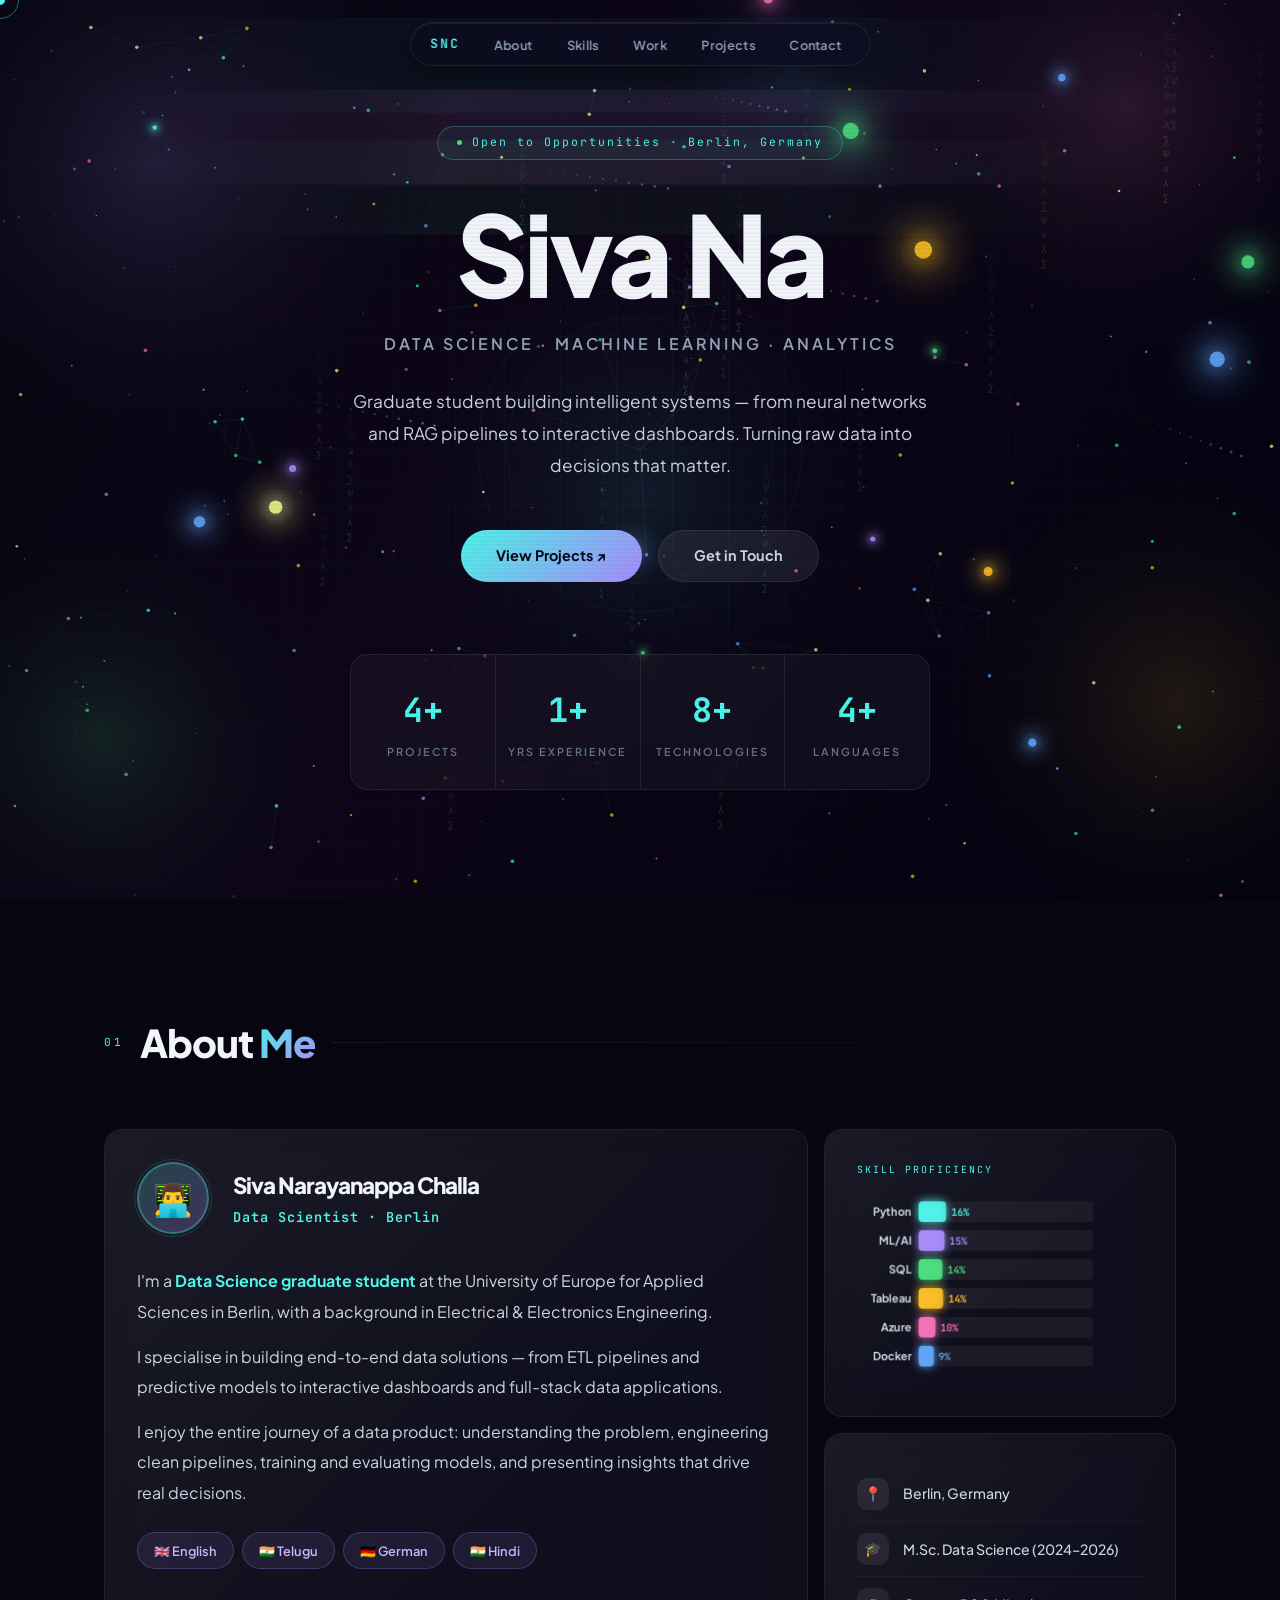
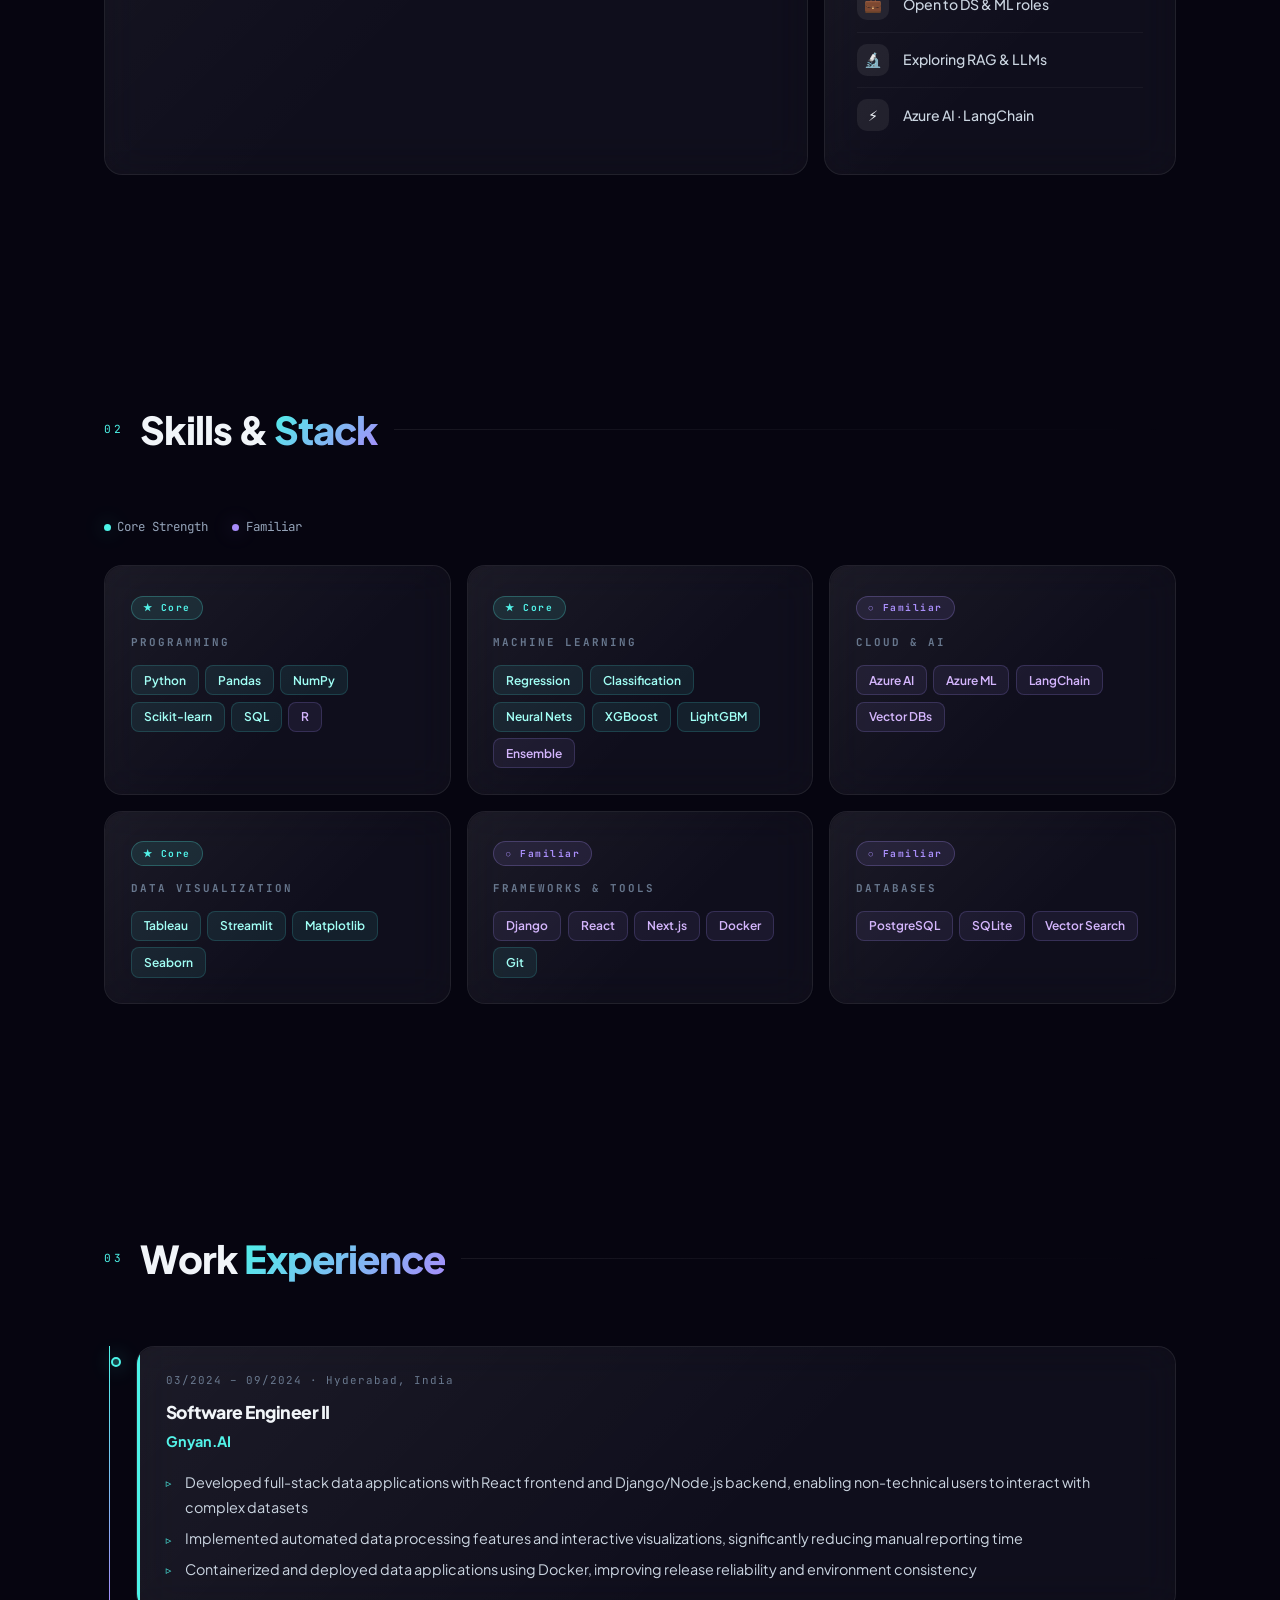
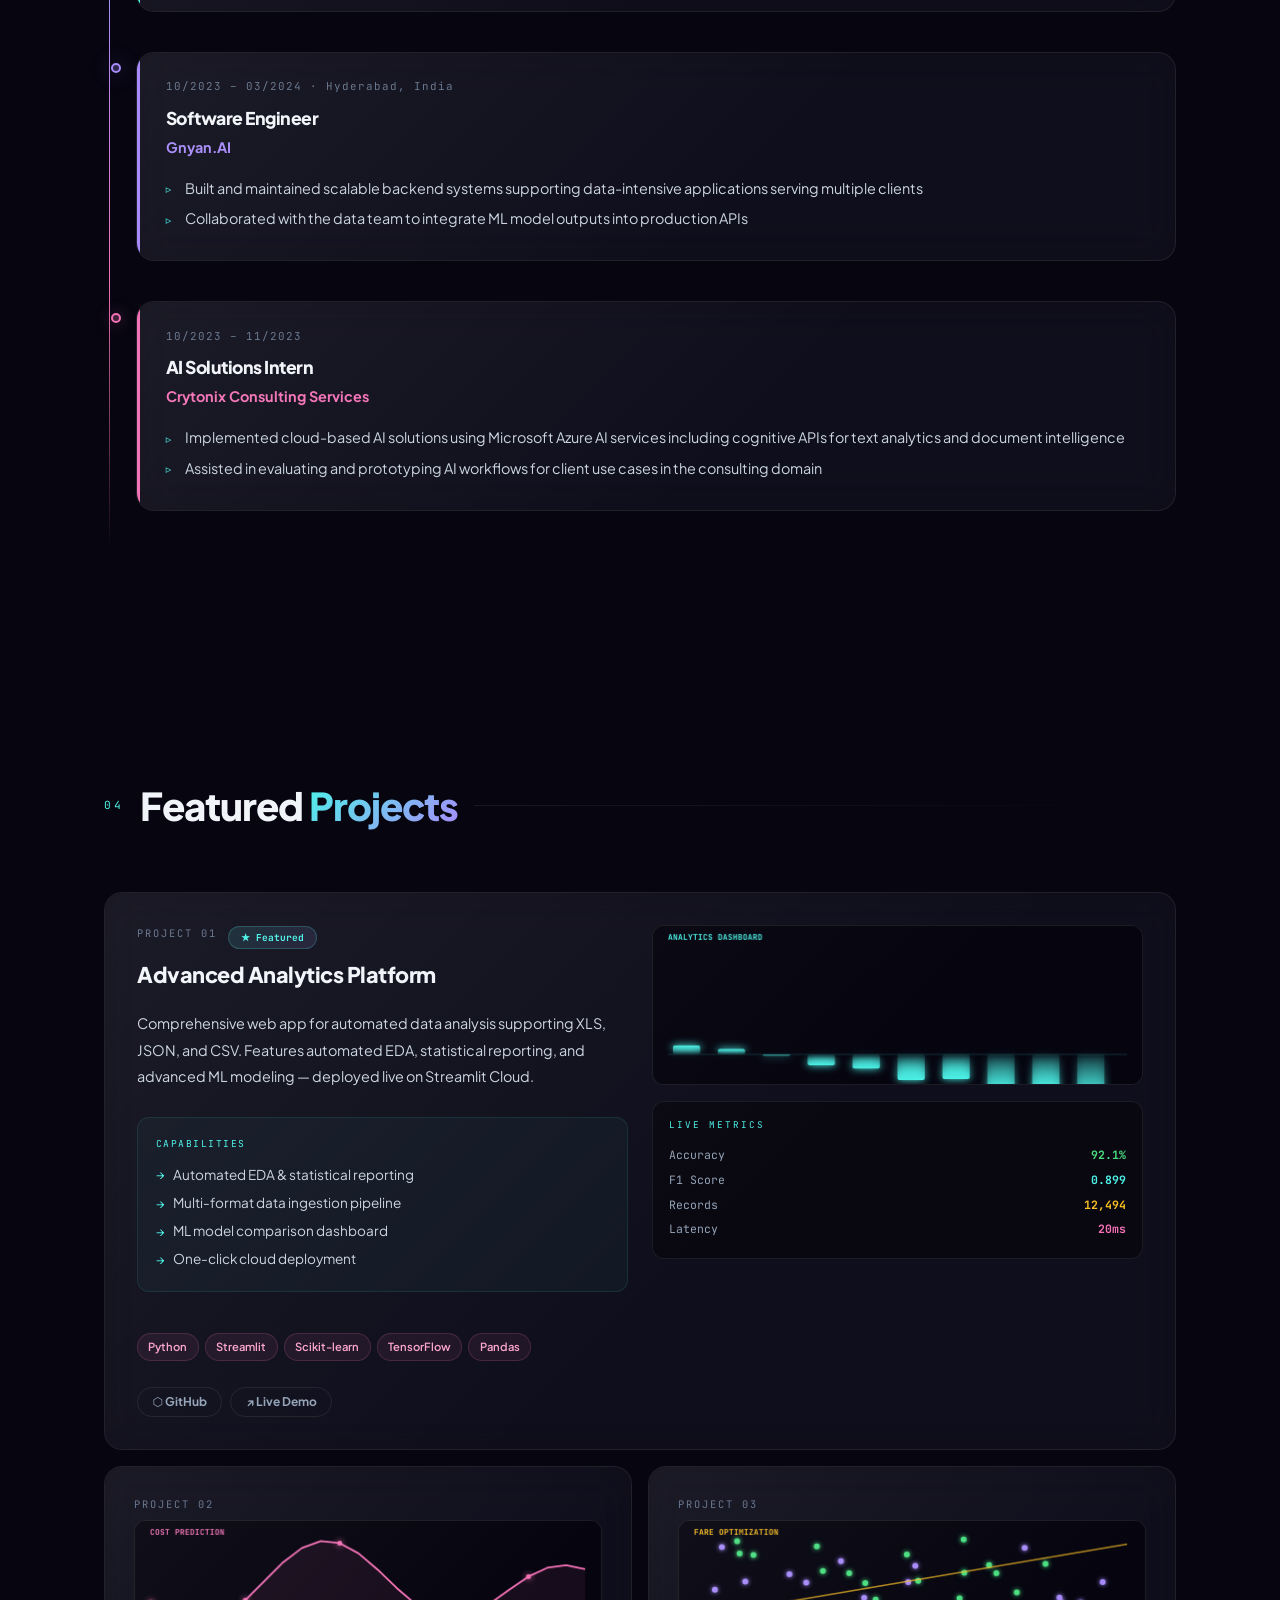
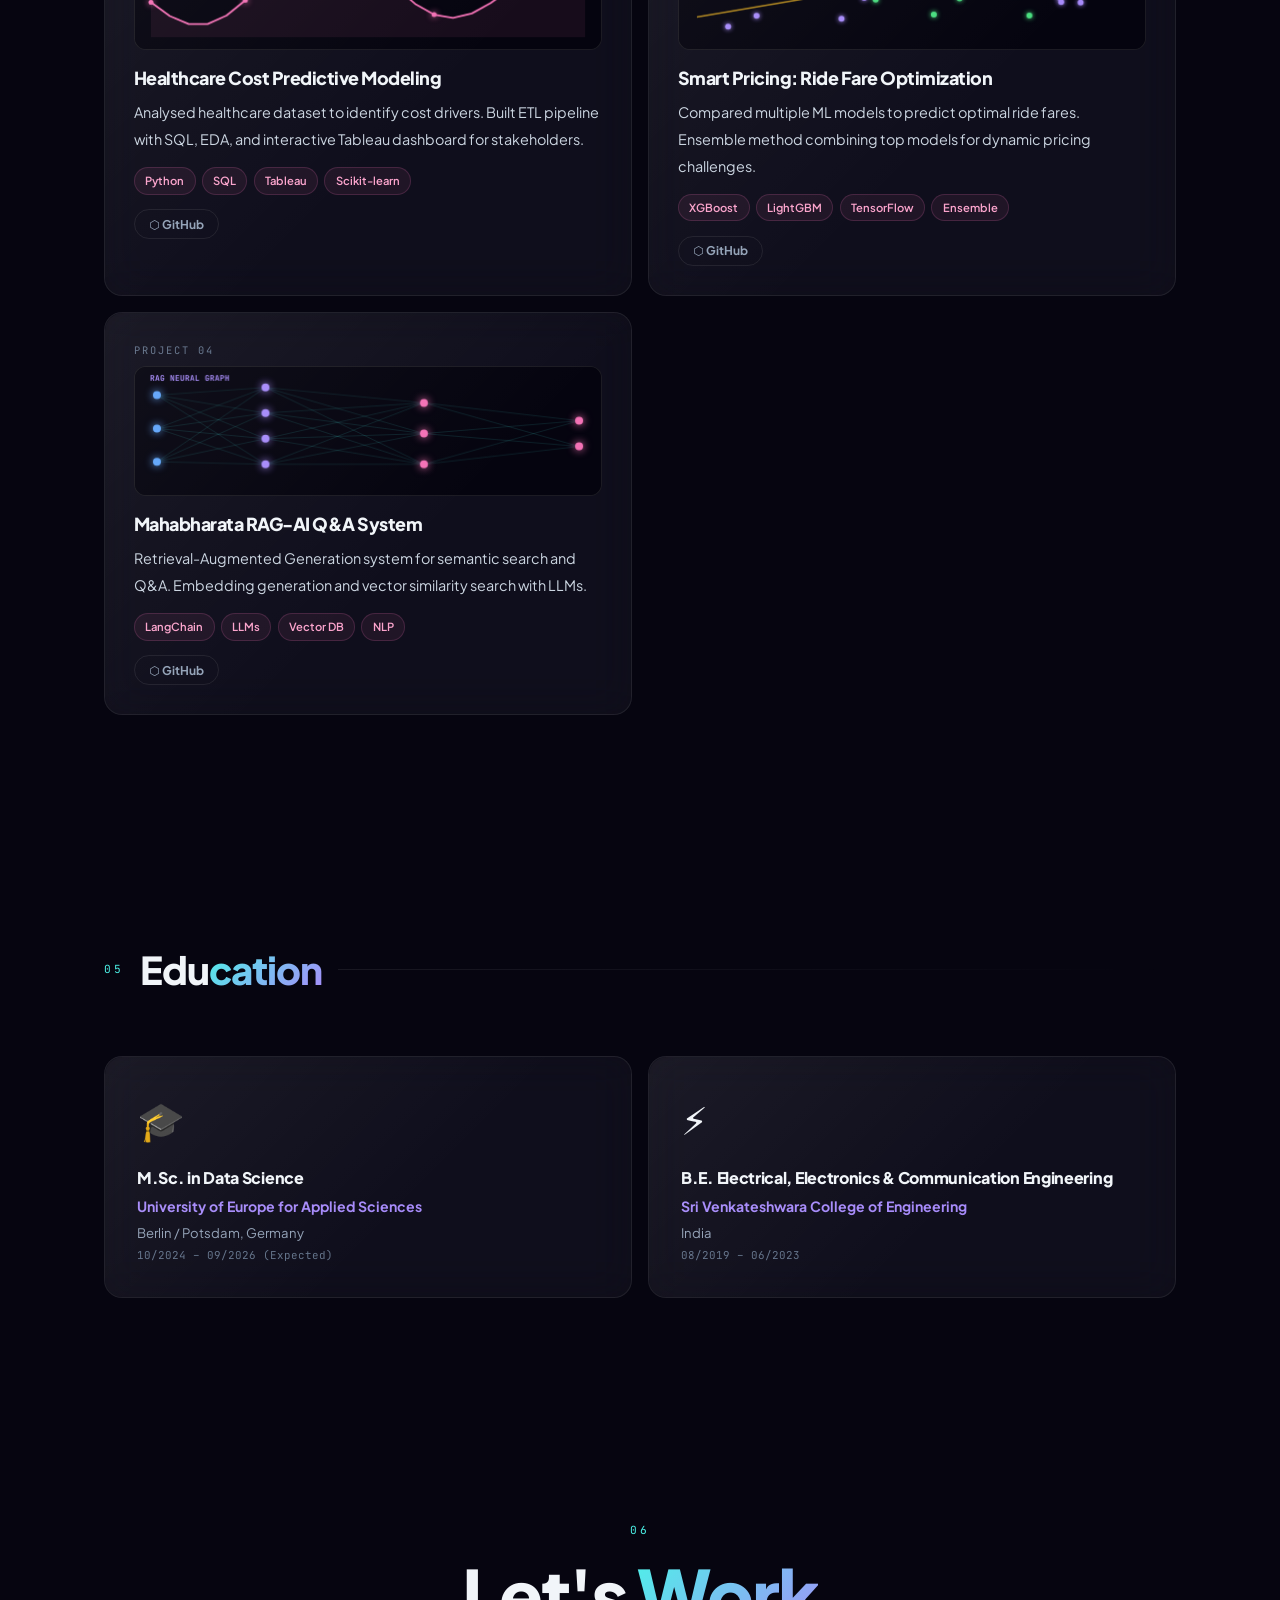
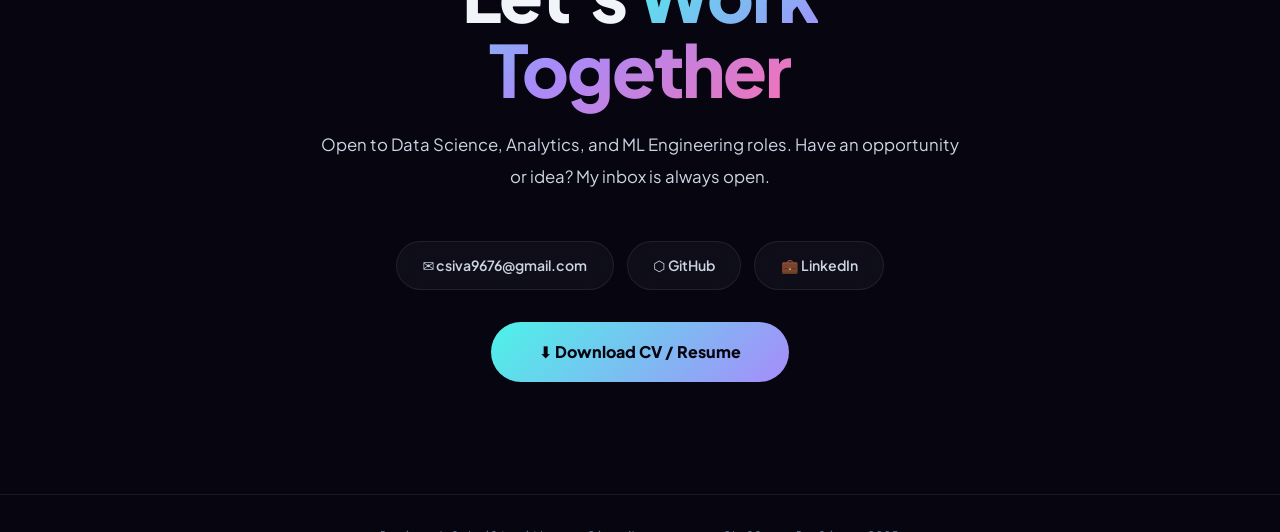
<file: index.html>
<!DOCTYPE html>
<html lang="en">
<head>
<meta charset="UTF-8"/>
<meta name="viewport" content="width=device-width, initial-scale=1.0"/>
<title>Siva Narayanappa Challa · Data Scientist</title>
<style>
@import url('https://fonts.googleapis.com/css2?family=Plus+Jakarta+Sans:wght@300;400;500;600;700;800;900&family=JetBrains+Mono:wght@400;500;700&display=swap');

/* ════════════════════════════════════════════
   DESIGN TOKENS — ui-ux-pro-max palette
   Style: Glassmorphism + Dark Mode + Bento Grid
   Palette: "Cosmic Violet" + "Cyber Teal"
   Typography: Plus Jakarta Sans + JetBrains Mono
════════════════════════════════════════════ */
:root {
  --bg:         #060510;
  --bg2:        #0d0b1e;
  --surface:    rgba(255,255,255,0.04);
  --surface2:   rgba(255,255,255,0.07);
  --glass:      rgba(13,11,30,0.6);
  --border:     rgba(255,255,255,0.08);
  --border-hl:  rgba(99,179,237,0.3);

  --cyan:   #4cf3e8;
  --violet: #a78bfa;
  --pink:   #f472b6;
  --green:  #4ade80;
  --amber:  #fbbf24;
  --blue:   #60a5fa;

  --text-1: #f1f5f9;
  --text-2: #cbd5e1;
  --text-3: #94a3b8;
  --text-4: #64748b;

  --radius-sm: 12px;
  --radius:    18px;
  --radius-lg: 24px;
  --radius-xl: 32px;

  --shadow: 0 8px 32px rgba(0,0,0,0.5);
  --shadow-hl: 0 0 40px rgba(76,243,232,0.12);
  --glow-cyan: 0 0 20px rgba(76,243,232,0.4);
  --glow-violet: 0 0 20px rgba(167,139,250,0.4);
}

*, *::before, *::after { margin:0; padding:0; box-sizing:border-box; }
html { scroll-behavior: auto; }
body {
  background: var(--bg);
  color: var(--text-1);
  font-family: 'Plus Jakarta Sans', system-ui, sans-serif;
  font-size: 16px;
  line-height: 1.6;
  overflow-x: hidden;
  cursor: none;
}

/* ── CUSTOM CURSOR ── */
#cursor { position:fixed; width:10px; height:10px; background:var(--cyan); border-radius:50%; pointer-events:none; z-index:9999; transform:translate(-50%,-50%); mix-blend-mode:screen; transition:width .2s,height .2s,background .2s; }
#cursor-trail { position:fixed; width:38px; height:38px; border:1.5px solid rgba(76,243,232,0.4); border-radius:50%; pointer-events:none; z-index:9998; transform:translate(-50%,-50%); transition:width .3s,height .3s; }
body.hov #cursor { width:22px; height:22px; background:var(--pink); }
body.hov #cursor-trail { width:62px; height:62px; border-color:rgba(244,114,182,0.35); }

/* ── LOADER ── */
#loader { position:fixed; inset:0; z-index:10000; background:var(--bg); display:flex; align-items:center; justify-content:center; flex-direction:column; gap:2rem; }
#loader.out { animation: loaderFade .8s ease forwards; }
@keyframes loaderFade { to { opacity:0; pointer-events:none; } }
#loaderCvs { position:absolute; inset:0; }
.ld-inner { position:relative; z-index:2; text-align:center; display:flex; flex-direction:column; align-items:center; gap:1.2rem; }
.ld-logo { font-size:3.8rem; font-weight:900; letter-spacing:-3px; background: linear-gradient(135deg, var(--cyan), var(--violet), var(--pink)); -webkit-background-clip:text; -webkit-text-fill-color:transparent; background-clip:text; animation: logoGlow 2s ease infinite alternate; }
@keyframes logoGlow { from { filter:drop-shadow(0 0 12px rgba(76,243,232,.5)); } to { filter:drop-shadow(0 0 28px rgba(167,139,250,.7)); } }
.ld-track { width:200px; height:2px; background:rgba(255,255,255,.06); border-radius:2px; overflow:hidden; }
.ld-bar { height:100%; background:linear-gradient(90deg,var(--cyan),var(--violet),var(--pink)); width:0; animation:ldBar 2.3s cubic-bezier(.4,0,.2,1) forwards; }
@keyframes ldBar { to { width:100%; } }
.ld-msg { font-family:'JetBrains Mono',monospace; font-size:.7rem; color:var(--cyan); letter-spacing:3px; text-transform:uppercase; }

/* ── BG ── */
#bgCvs { position:fixed; inset:0; z-index:0; pointer-events:none; }

/* ── SCANLINES ── */
body::after { content:''; position:fixed; inset:0; background:repeating-linear-gradient(0deg,transparent,transparent 2px,rgba(0,0,0,.03) 2px,rgba(0,0,0,.03) 4px); pointer-events:none; z-index:3; }

/* ── NAV — Floating Pill ── */
nav {
  position: fixed; top:1.4rem; left:50%; transform:translateX(-50%);
  z-index: 100;
  display: flex; align-items:center; gap:.5rem;
  background: rgba(13,11,30,0.75);
  backdrop-filter: blur(30px) saturate(1.5);
  border: 1px solid var(--border);
  border-radius: 999px;
  padding: .5rem .7rem .5rem 1.2rem;
  box-shadow: var(--shadow), inset 0 1px 0 rgba(255,255,255,.06);
  transition: transform .4s cubic-bezier(.16,1,.3,1), opacity .3s;
}
nav.hide { transform:translateX(-50%) translateY(-110px); }
.nav-brand { font-family:'JetBrains Mono',monospace; font-size:.8rem; font-weight:700; color:var(--cyan); letter-spacing:2px; margin-right:.6rem; }
.nav-links { display:flex; list-style:none; gap:.15rem; }
.nav-links a { color:var(--text-3); text-decoration:none; font-size:.78rem; font-weight:600; letter-spacing:.3px; padding:.45rem 1rem; border-radius:999px; transition:all .25s; }
.nav-links a:hover, .nav-links a.active { color:var(--cyan); background:rgba(76,243,232,.09); }
@media(max-width:640px){ .nav-brand{display:none;} .nav-links a{font-size:.7rem;padding:.4rem .6rem;} }

/* ── LAYOUT ── */
section { position:relative; z-index:2; }
.wrap { max-width:1120px; margin:0 auto; padding:7rem 1.5rem; }
.section-head { display:flex; align-items:center; gap:1rem; margin-bottom:3.5rem; }
.s-num { font-family:'JetBrains Mono',monospace; font-size:.7rem; color:var(--cyan); letter-spacing:3px; }
.s-title { font-size:clamp(1.8rem,3vw,2.4rem); font-weight:800; color:var(--text-1); letter-spacing:-1px; }
.s-title span { background:linear-gradient(135deg,var(--cyan),var(--violet)); -webkit-background-clip:text; -webkit-text-fill-color:transparent; background-clip:text; }
.s-line { flex:1; height:1px; background:linear-gradient(90deg,var(--border),transparent); }

/* ── GLASS CARD BASE ── */
.glass {
  background: var(--surface);
  backdrop-filter: blur(20px) saturate(1.3);
  border: 1px solid var(--border);
  border-radius: var(--radius);
  position: relative;
  overflow: hidden;
  transition: all .35s cubic-bezier(.16,1,.3,1);
}
.glass::before {
  content:''; position:absolute; inset:0; border-radius:inherit;
  background:linear-gradient(135deg,rgba(255,255,255,.05) 0%,rgba(255,255,255,0) 60%);
  pointer-events:none;
}
.glass:hover { border-color:rgba(76,243,232,.2); box-shadow: var(--shadow), var(--shadow-hl); transform:translateY(-4px); }

/* ── HERO ── */
#hero { min-height:100vh; display:flex; align-items:center; justify-content:center; text-align:center; padding:5rem 1.5rem 4rem; overflow:hidden; }
.hero-grid-overlay { position:absolute; inset:0; background-image:linear-gradient(rgba(76,243,232,.04) 1px,transparent 1px),linear-gradient(90deg,rgba(76,243,232,.04) 1px,transparent 1px); background-size:56px 56px; mask-image:radial-gradient(ellipse 75% 70% at 50% 50%,black,transparent); pointer-events:none; animation:gridPulse 5s ease infinite; }
@keyframes gridPulse { 0%,100%{opacity:.5;} 50%{opacity:1;} }
.hero-inner { max-width:900px; position:relative; z-index:1; }
.hero-badge {
  display:inline-flex; align-items:center; gap:.6rem;
  font-family:'JetBrains Mono',monospace; font-size:.72rem;
  color:var(--cyan); border:1px solid rgba(76,243,232,.25);
  padding:.42rem 1.2rem; border-radius:999px; letter-spacing:2px;
  margin-bottom:2.5rem; background:rgba(76,243,232,.05);
  animation:fadeUp .7s ease both;
}
.badge-dot { width:5px; height:5px; background:var(--green); border-radius:50%; animation:dotPulse 2s infinite; }
@keyframes dotPulse { 0%,100%{box-shadow:0 0 0 0 rgba(74,222,128,.7);} 50%{box-shadow:0 0 0 7px rgba(74,222,128,0);} }
.hero-name { font-size:clamp(3rem,9vw,7rem); font-weight:900; line-height:.95; letter-spacing:-4px; animation:fadeUp .7s .08s ease both; }
.hero-name .n1 { display:block; color:var(--text-1); }
.hero-name .n2 { display:block; background:linear-gradient(135deg,var(--cyan) 0%,var(--violet) 45%,var(--pink) 100%); -webkit-background-clip:text; -webkit-text-fill-color:transparent; background-clip:text; filter:drop-shadow(0 0 30px rgba(167,139,250,.25)); }
.hero-sub { font-size:clamp(.85rem,1.8vw,1rem); color:var(--text-3); margin:1.6rem 0 1.8rem; letter-spacing:3px; text-transform:uppercase; font-weight:600; animation:fadeUp .7s .16s ease both; }
.hero-bio { font-size:1.08rem; color:var(--text-2); line-height:1.85; max-width:580px; margin:0 auto 3rem; font-weight:400; animation:fadeUp .7s .24s ease both; }
.hero-cta { display:flex; gap:1rem; justify-content:center; flex-wrap:wrap; animation:fadeUp .7s .32s ease both; }
.btn { display:inline-flex; align-items:center; gap:.5rem; padding:.85rem 2.2rem; border-radius:999px; font-size:.9rem; font-weight:700; cursor:pointer; text-decoration:none; transition:all .3s; border:none; font-family:inherit; position:relative; overflow:hidden; }
.btn::after { content:''; position:absolute; inset:0; background:linear-gradient(135deg,rgba(255,255,255,.15),transparent); opacity:0; transition:opacity .3s; }
.btn:hover::after { opacity:1; }
.btn-primary { background:linear-gradient(135deg,var(--cyan),var(--violet)); color:#06050f; }
.btn-primary:hover { transform:translateY(-3px); box-shadow:0 12px 36px rgba(76,243,232,.3); }
.btn-ghost { background:var(--surface2); border:1px solid var(--border); color:var(--text-2); backdrop-filter:blur(10px); }
.btn-ghost:hover { border-color:rgba(76,243,232,.3); color:var(--cyan); transform:translateY(-3px); }
.btn-shine::before { content:''; position:absolute; top:-50%;left:-60%;width:35px;height:200%;background:rgba(255,255,255,.2);transform:skewX(-20deg);transition:left .6s; }
.btn-shine:hover::before { left:130%; }
/* stats row */
.hero-stats { display:flex; margin-top:4.5rem; animation:fadeUp .7s .4s ease both; border:1px solid var(--border); border-radius:var(--radius); overflow:hidden; background:var(--surface); backdrop-filter:blur(20px); }
.h-stat { text-align:center; padding:1.8rem 0; border-right:1px solid var(--border); flex:1; transition:background .3s; }
.h-stat:hover { background:rgba(76,243,232,.04); }
.h-stat:last-child { border-right:none; }
.h-num { font-family:'JetBrains Mono',monospace; font-size:2.1rem; font-weight:700; color:var(--cyan); }
.h-lbl { font-size:.68rem; color:var(--text-4); letter-spacing:2px; text-transform:uppercase; margin-top:.35rem; font-weight:600; }

/* ── BENTO GRID — ABOUT ── */
.bento { display:grid; gap:1rem; }
.bento-about { grid-template-columns:2fr 1fr; grid-template-rows:auto auto; }
@media(max-width:768px){ .bento-about{grid-template-columns:1fr;} }
.bento-cell { padding:2rem; }
.bento-main { grid-row:span 2; }
.about-avatar { display:flex; align-items:center; gap:1.5rem; margin-bottom:2rem; }
.avatar-circle { width:72px; height:72px; border-radius:50%; background:linear-gradient(135deg,rgba(76,243,232,.2),rgba(167,139,250,.25)); border:2px solid rgba(76,243,232,.3); display:flex; align-items:center; justify-content:center; font-size:2rem; position:relative; flex-shrink:0; }
.avatar-circle::after { content:''; position:absolute; inset:-5px; border-radius:50%; border:1px solid rgba(76,243,232,.15); animation:avatarRing 6s linear infinite; }
@keyframes avatarRing { to{transform:rotate(360deg);} }
.about-name-blk .name { font-size:1.4rem; font-weight:800; color:var(--text-1); letter-spacing:-1px; }
.about-name-blk .role { font-size:.85rem; color:var(--cyan); font-weight:600; margin-top:.2rem; font-family:'JetBrains Mono',monospace; letter-spacing:1px; }
.about-body { font-size:1rem; color:var(--text-2); line-height:1.9; }
.about-body p+p { margin-top:.9rem; }
.about-body strong { color:var(--cyan); font-weight:700; }
.lang-row { display:flex; flex-wrap:wrap; gap:.5rem; margin-top:1.5rem; }
.lang-chip { font-size:.8rem; font-weight:600; padding:.35rem 1rem; border-radius:999px; background:rgba(167,139,250,.1); border:1px solid rgba(167,139,250,.25); color:#c4b5fd; transition:all .25s; }
.lang-chip:hover { background:rgba(167,139,250,.2); transform:translateY(-2px); }
/* status card */
.status-list { display:flex; flex-direction:column; }
.s-row { display:flex; align-items:center; gap:.9rem; padding:.7rem 0; border-bottom:1px solid rgba(255,255,255,.04); }
.s-row:last-child { border-bottom:none; }
.s-icon { width:32px; height:32px; border-radius:10px; background:var(--surface2); display:flex; align-items:center; justify-content:center; font-size:.9rem; flex-shrink:0; }
.s-text { font-size:.88rem; color:var(--text-2); font-weight:500; }

/* ── SKILL CHART CELL ── */
.chart-cell { min-height:200px; }
.chart-label { font-family:'JetBrains Mono',monospace; font-size:.62rem; color:var(--cyan); letter-spacing:2px; text-transform:uppercase; margin-bottom:.8rem; }

/* ── SKILLS GRID — Bento ── */
.skills-bento { grid-template-columns:repeat(3,1fr); }
@media(max-width:900px){ .skills-bento{grid-template-columns:repeat(2,1fr);} }
@media(max-width:560px){ .skills-bento{grid-template-columns:1fr;} }
.skill-card { padding:1.6rem; cursor:default; }
.skill-card::after { content:''; position:absolute; inset:0; background:radial-gradient(circle at var(--mx,50%) var(--my,50%),rgba(76,243,232,.07),transparent 55%); opacity:0; transition:opacity .4s; }
.skill-card:hover::after { opacity:1; }
.skill-badge { display:inline-flex; align-items:center; gap:.35rem; font-family:'JetBrains Mono',monospace; font-size:.6rem; letter-spacing:1.5px; padding:.22rem .7rem; border-radius:999px; margin-bottom:.9rem; font-weight:700; }
.b-core { background:rgba(76,243,232,.1); color:var(--cyan); border:1px solid rgba(76,243,232,.25); }
.b-fam { background:rgba(167,139,250,.1); color:var(--violet); border:1px solid rgba(167,139,250,.25); }
.skill-cat { font-size:.68rem; letter-spacing:2px; text-transform:uppercase; color:var(--text-4); margin-bottom:.85rem; font-family:'JetBrains Mono',monospace; font-weight:700; }
.tag-wrap { display:flex; flex-wrap:wrap; gap:.4rem; }
.tag { font-size:.75rem; font-weight:600; padding:.28rem .75rem; border-radius:.5rem; transition:all .25s; }
.t-core { background:rgba(76,243,232,.08); border:1px solid rgba(76,243,232,.16); color:#a0fff5; }
.t-core:hover { background:rgba(76,243,232,.16); transform:scale(1.05); }
.t-fam { background:rgba(167,139,250,.08); border:1px solid rgba(167,139,250,.2); color:#d4b5fd; }
.t-fam:hover { background:rgba(167,139,250,.18); transform:scale(1.05); }

/* ── TIMELINE ── */
.timeline { position:relative; padding-left:2rem; }
.timeline::before { content:''; position:absolute; left:5px; top:0; bottom:0; width:1px; background:linear-gradient(180deg,var(--cyan),var(--violet),var(--pink),transparent); }
.tl-item { position:relative; padding-bottom:2.5rem; }
.tl-dot-wrap { position:absolute; left:-1.9rem; top:.4rem; width:20px; height:20px; display:flex; align-items:center; justify-content:center; }
.tl-dot { width:10px; height:10px; border-radius:50%; border:2px solid; flex-shrink:0; transition:transform .3s; }
.tl-item:hover .tl-dot { transform:scale(1.7); }
.tl-card { padding:1.6rem 1.8rem; cursor:default; }
.tl-card:hover { transform:translateX(5px) translateY(-3px); }
.tl-stripe { position:absolute; left:0; top:0; bottom:0; width:3px; border-radius:3px 0 0 3px; }
.tl-date { font-family:'JetBrains Mono',monospace; font-size:.68rem; color:var(--text-4); letter-spacing:1px; margin-bottom:.5rem; }
.tl-role { font-size:1.1rem; font-weight:800; color:var(--text-1); margin-bottom:.25rem; letter-spacing:-.5px; }
.tl-company { font-size:.9rem; font-weight:700; margin-bottom:.9rem; }
.tl-bullets { list-style:none; }
.tl-bullets li { font-size:.9rem; color:var(--text-2); line-height:1.8; padding:.15rem 0 .15rem 1.2rem; position:relative; }
.tl-bullets li::before { content:'▹'; position:absolute; left:0; color:var(--cyan); font-size:.7rem; top:.3rem; }

/* ── PROJECTS — Bento ── */
.projects-bento { grid-template-columns:repeat(2,1fr); }
@media(max-width:650px){ .projects-bento{grid-template-columns:1fr;} }
.proj-feat { grid-column:span 2; display:grid; grid-template-columns:1fr 1fr; gap:1.5rem; padding:2rem; }
@media(max-width:650px){ .proj-feat{grid-column:span 1;display:flex;flex-direction:column;} }
.proj-card { padding:1.8rem; cursor:default; }
.proj-card::after { content:''; position:absolute; inset:0; background:radial-gradient(circle at var(--mx,50%) var(--my,50%),rgba(244,114,182,.05),transparent 55%); opacity:0; transition:opacity .4s; }
.proj-card:hover::after { opacity:1; }
.proj-num { font-family:'JetBrains Mono',monospace; font-size:.65rem; color:var(--text-4); letter-spacing:2px; margin-bottom:.5rem; }
.proj-title { font-size:1.12rem; font-weight:800; color:var(--text-1); line-height:1.3; letter-spacing:-.5px; margin-bottom:.6rem; }
.proj-desc { font-size:.9rem; color:var(--text-2); line-height:1.85; flex:1; }
.proj-vis { height:130px; border-radius:var(--radius-sm); border:1px solid var(--border); overflow:hidden; background:rgba(0,0,0,.4); margin-bottom:1rem; }
.proj-vis canvas { width:100%;height:100%; }
.proj-tags { display:flex; flex-wrap:wrap; gap:.38rem; margin-top:.9rem; }
.p-tag { font-size:.7rem; font-weight:600; padding:.25rem .65rem; border-radius:999px; background:rgba(244,114,182,.07); border:1px solid rgba(244,114,182,.18); color:#fba4cc; }
.proj-links { display:flex; gap:.5rem; margin-top:.9rem; }
.p-link { font-size:.75rem; font-weight:700; color:var(--text-3); text-decoration:none; border:1px solid var(--border); padding:.28rem .9rem; border-radius:999px; transition:all .25s; }
.p-link:hover { color:var(--cyan); border-color:rgba(76,243,232,.3); background:rgba(76,243,232,.06); }
.feat-badge { font-size:.6rem; padding:.18rem .75rem; border-radius:999px; background:linear-gradient(135deg,rgba(76,243,232,.12),rgba(167,139,250,.12)); color:var(--cyan); border:1px solid rgba(76,243,232,.2); font-family:'JetBrains Mono',monospace; font-weight:700; }
/* capabilities list */
.cap-list { background:rgba(76,243,232,.04); border:1px solid rgba(76,243,232,.1); border-radius:var(--radius-sm); padding:1.1rem; margin:1rem 0; }
.cap-label { font-family:'JetBrains Mono',monospace; font-size:.6rem; color:var(--cyan); letter-spacing:1.5px; text-transform:uppercase; margin-bottom:.6rem; }
.cap-item { font-size:.85rem; color:var(--text-2); padding:.2rem 0; display:flex; gap:.5rem; align-items:flex-start; }
.cap-item::before { content:'→'; color:var(--cyan); font-size:.75rem; flex-shrink:0; margin-top:.1rem; }
/* live metrics */
.metrics-box { background:rgba(0,0,0,.4); border:1px solid var(--border); border-radius:var(--radius-sm); padding:1rem; margin-top:1rem; }
.metrics-label { font-family:'JetBrains Mono',monospace; font-size:.58rem; color:var(--cyan); letter-spacing:2px; text-transform:uppercase; margin-bottom:.6rem; }
.m-row { display:flex; justify-content:space-between; font-family:'JetBrains Mono',monospace; font-size:.72rem; padding:.2rem 0; }
.m-key { color:var(--text-3); }

/* ── EDUCATION ── */
.edu-grid { display:grid; grid-template-columns:repeat(auto-fit,minmax(290px,1fr)); gap:1rem; }
.edu-card { padding:2rem; }
.edu-icon { font-size:2.4rem; margin-bottom:1rem; }
.edu-deg { font-size:1rem; font-weight:800; color:var(--text-1); margin-bottom:.4rem; line-height:1.35; letter-spacing:-.3px; }
.edu-school { font-size:.88rem; color:var(--violet); font-weight:700; margin-bottom:.3rem; }
.edu-loc { font-size:.82rem; color:var(--text-3); margin-bottom:.25rem; }
.edu-period { font-family:'JetBrains Mono',monospace; font-size:.68rem; color:var(--text-4); }

/* ── CONTACT ── */
#contact { text-align:center; }
.contact-inner { max-width:640px; margin:0 auto; }
.contact-big { font-size:clamp(2.4rem,6vw,4.5rem); font-weight:900; line-height:1.05; margin-bottom:1.4rem; letter-spacing:-2px; }
.contact-big span { background:linear-gradient(135deg,var(--cyan),var(--violet),var(--pink)); -webkit-background-clip:text; -webkit-text-fill-color:transparent; background-clip:text; }
.contact-sub { font-size:1.05rem; color:var(--text-2); line-height:1.9; margin-bottom:3rem; }
.contact-links { display:flex; flex-wrap:wrap; gap:.8rem; justify-content:center; margin-bottom:2rem; }
.c-link { display:flex; align-items:center; gap:.65rem; background:var(--surface); backdrop-filter:blur(16px); border:1px solid var(--border); border-radius:999px; padding:.78rem 1.6rem; color:var(--text-2); text-decoration:none; font-size:.88rem; font-weight:600; transition:all .3s; }
.c-link:hover { border-color:rgba(76,243,232,.3); color:var(--cyan); transform:translateY(-3px); box-shadow:var(--shadow); }
.cv-btn { display:inline-flex; align-items:center; gap:.65rem; background:linear-gradient(135deg,var(--cyan),var(--violet)); color:#06050f; font-weight:800; padding:1.05rem 3rem; border-radius:999px; text-decoration:none; font-size:1rem; transition:all .4s; position:relative; overflow:hidden; }
.cv-btn::before { content:''; position:absolute; top:-50%;left:-60%;width:35px;height:200%;background:rgba(255,255,255,.22);transform:skewX(-20deg);transition:left .6s; }
.cv-btn:hover::before { left:130%; }
.cv-btn:hover { transform:translateY(-3px); box-shadow:0 14px 45px rgba(76,243,232,.3); }

/* ── FOOTER ── */
footer { text-align:center; padding:2rem; font-family:'JetBrains Mono',monospace; font-size:.68rem; color:var(--text-4); border-top:1px solid var(--border); position:relative; z-index:2; letter-spacing:1px; }

/* ── ANIMATIONS ── */
@keyframes fadeUp { from{opacity:0;transform:translateY(30px);} to{opacity:1;transform:none;} }
.rev { opacity:0; transform:translateY(40px); transition:opacity .8s cubic-bezier(.16,1,.3,1),transform .8s cubic-bezier(.16,1,.3,1); }
.rev.on { opacity:1; transform:none; }
.d1{transition-delay:.08s;} .d2{transition-delay:.16s;} .d3{transition-delay:.24s;} .d4{transition-delay:.32s;}

::-webkit-scrollbar{width:3px;} ::-webkit-scrollbar-track{background:var(--bg);} ::-webkit-scrollbar-thumb{background:var(--violet);border-radius:3px;}
</style>
</head>
<body>

<!-- CURSOR -->
<div id="cursor"></div>
<div id="cursor-trail"></div>

<!-- LOADER -->
<div id="loader">
  <canvas id="loaderCvs"></canvas>
  <div class="ld-inner">
    <div class="ld-logo">SNC</div>
    <div class="ld-track"><div class="ld-bar"></div></div>
    <div class="ld-msg" id="ldMsg">Entering the Data Universe</div>
  </div>
</div>

<!-- BG -->
<canvas id="bgCvs"></canvas>

<!-- NAV -->
<nav id="nav">
  <div class="nav-brand">SNC</div>
  <ul class="nav-links" id="navLinks">
    <li><a href="#about">About</a></li>
    <li><a href="#skills">Skills</a></li>
    <li><a href="#experience">Work</a></li>
    <li><a href="#projects">Projects</a></li>
    <li><a href="#contact">Contact</a></li>
  </ul>
</nav>

<!-- ══ HERO ══ -->
<section id="hero">
  <div class="hero-grid-overlay"></div>
  <div class="hero-inner">
    <div class="hero-badge"><span class="badge-dot"></span>Open to Opportunities · Berlin, Germany</div>
    <h1 class="hero-name">
      <span class="n1" id="hn1"></span>
      <span class="n2" id="hn2"></span>
    </h1>
    <p class="hero-sub">Data Science · Machine Learning · Analytics</p>
    <p class="hero-bio">Graduate student building intelligent systems — from neural networks and RAG pipelines to interactive dashboards. Turning raw data into decisions that matter.</p>
    <div class="hero-cta">
      <a href="#projects" class="btn btn-primary btn-shine">View Projects ↗</a>
      <a href="#contact" class="btn btn-ghost">Get in Touch</a>
    </div>
    <div class="hero-stats">
      <div class="h-stat"><div class="h-num" data-t="4">0</div><div class="h-lbl">Projects</div></div>
      <div class="h-stat"><div class="h-num" data-t="1">0</div><div class="h-lbl">Yrs Experience</div></div>
      <div class="h-stat"><div class="h-num" data-t="10">0</div><div class="h-lbl">Technologies</div></div>
      <div class="h-stat"><div class="h-num" data-t="4">0</div><div class="h-lbl">Languages</div></div>
    </div>
  </div>
</section>

<!-- ══ ABOUT ══ -->
<section id="about">
  <div class="wrap">
    <div class="section-head rev"><span class="s-num">01</span><h2 class="s-title">About <span>Me</span></h2><div class="s-line"></div></div>
    <div class="bento bento-about">
      <div class="glass bento-cell bento-main rev">
        <div class="about-avatar">
          <div class="avatar-circle">👨‍💻</div>
          <div class="about-name-blk">
            <div class="name">Siva Narayanappa Challa</div>
            <div class="role">Data Scientist · Berlin</div>
          </div>
        </div>
        <div class="about-body">
          <p>I'm a <strong>Data Science graduate student</strong> at the University of Europe for Applied Sciences in Berlin, with a background in Electrical & Electronics Engineering.</p>
          <p>I specialise in building end-to-end data solutions — from ETL pipelines and predictive models to interactive dashboards and full-stack data applications.</p>
          <p>I enjoy the entire journey of a data product: understanding the problem, engineering clean pipelines, training and evaluating models, and presenting insights that drive real decisions.</p>
          <div class="lang-row">
            <span class="lang-chip">🇬🇧 English</span>
            <span class="lang-chip">🇮🇳 Telugu</span>
            <span class="lang-chip">🇩🇪 German</span>
            <span class="lang-chip">🇮🇳 Hindi</span>
          </div>
        </div>
      </div>
      <div class="glass bento-cell chart-cell rev d1">
        <div class="chart-label">Skill Proficiency</div>
        <canvas id="skillChart" style="width:100%;height:calc(100% - 28px);"></canvas>
      </div>
      <div class="glass bento-cell rev d2">
        <div class="status-list">
          <div class="s-row"><div class="s-icon">📍</div><div class="s-text">Berlin, Germany</div></div>
          <div class="s-row"><div class="s-icon">🎓</div><div class="s-text">M.Sc. Data Science (2024–2026)</div></div>
          <div class="s-row"><div class="s-icon">💼</div><div class="s-text">Open to DS & ML roles</div></div>
          <div class="s-row"><div class="s-icon">🔬</div><div class="s-text">Exploring RAG & LLMs</div></div>
          <div class="s-row"><div class="s-icon">⚡</div><div class="s-text">Azure AI · LangChain</div></div>
        </div>
      </div>
    </div>
  </div>
</section>

<!-- ══ SKILLS ══ -->
<section id="skills">
  <div class="wrap">
    <div class="section-head rev"><span class="s-num">02</span><h2 class="s-title">Skills &amp; <span>Stack</span></h2><div class="s-line"></div></div>
    <div style="display:flex;gap:1.5rem;margin-bottom:1.8rem;font-size:.78rem;color:var(--text-3);font-family:'JetBrains Mono',monospace;" class="rev">
      <span><span style="display:inline-block;width:7px;height:7px;border-radius:50%;background:var(--cyan);margin-right:.4rem;vertical-align:middle;box-shadow:var(--glow-cyan)"></span>Core Strength</span>
      <span><span style="display:inline-block;width:7px;height:7px;border-radius:50%;background:var(--violet);margin-right:.4rem;vertical-align:middle;box-shadow:var(--glow-violet)"></span>Familiar</span>
    </div>
    <div class="bento skills-bento">
      <div class="glass skill-card rev d1" data-tilt><div class="skill-badge b-core">★ Core</div><div class="skill-cat">Programming</div><div class="tag-wrap"><span class="tag t-core">Python</span><span class="tag t-core">Pandas</span><span class="tag t-core">NumPy</span><span class="tag t-core">Scikit-learn</span><span class="tag t-core">SQL</span><span class="tag t-fam">R</span></div></div>
      <div class="glass skill-card rev d2" data-tilt><div class="skill-badge b-core">★ Core</div><div class="skill-cat">Machine Learning</div><div class="tag-wrap"><span class="tag t-core">Regression</span><span class="tag t-core">Classification</span><span class="tag t-core">Neural Nets</span><span class="tag t-core">XGBoost</span><span class="tag t-core">LightGBM</span><span class="tag t-fam">Ensemble</span></div></div>
      <div class="glass skill-card rev d3" data-tilt><div class="skill-badge b-fam">○ Familiar</div><div class="skill-cat">Cloud & AI</div><div class="tag-wrap"><span class="tag t-fam">Azure AI</span><span class="tag t-fam">Azure ML</span><span class="tag t-fam">LangChain</span><span class="tag t-fam">Vector DBs</span></div></div>
      <div class="glass skill-card rev d1" data-tilt><div class="skill-badge b-core">★ Core</div><div class="skill-cat">Data Visualization</div><div class="tag-wrap"><span class="tag t-core">Tableau</span><span class="tag t-core">Streamlit</span><span class="tag t-core">Matplotlib</span><span class="tag t-core">Seaborn</span></div></div>
      <div class="glass skill-card rev d2" data-tilt><div class="skill-badge b-fam">○ Familiar</div><div class="skill-cat">Frameworks & Tools</div><div class="tag-wrap"><span class="tag t-fam">Django</span><span class="tag t-fam">React</span><span class="tag t-fam">Next.js</span><span class="tag t-fam">Docker</span><span class="tag t-core">Git</span></div></div>
      <div class="glass skill-card rev d3" data-tilt><div class="skill-badge b-fam">○ Familiar</div><div class="skill-cat">Databases</div><div class="tag-wrap"><span class="tag t-fam">PostgreSQL</span><span class="tag t-fam">SQLite</span><span class="tag t-fam">Vector Search</span></div></div>
    </div>
  </div>
</section>

<!-- ══ EXPERIENCE ══ -->
<section id="experience">
  <div class="wrap">
    <div class="section-head rev"><span class="s-num">03</span><h2 class="s-title">Work <span>Experience</span></h2><div class="s-line"></div></div>
    <div class="timeline">
      <div class="tl-item rev">
        <div class="tl-dot-wrap"><div class="tl-dot" style="border-color:var(--cyan);background:rgba(76,243,232,.25);box-shadow:var(--glow-cyan);"></div></div>
        <div class="glass tl-card"><div class="tl-stripe" style="background:var(--cyan);"></div>
          <div class="tl-date">03/2024 – 09/2024 · Hyderabad, India</div>
          <div class="tl-role">Software Engineer II</div>
          <div class="tl-company" style="color:var(--cyan)">Gnyan.AI</div>
          <ul class="tl-bullets"><li>Developed full-stack data applications with React frontend and Django/Node.js backend, enabling non-technical users to interact with complex datasets</li><li>Implemented automated data processing features and interactive visualizations, significantly reducing manual reporting time</li><li>Containerized and deployed data applications using Docker, improving release reliability and environment consistency</li></ul>
        </div>
      </div>
      <div class="tl-item rev">
        <div class="tl-dot-wrap"><div class="tl-dot" style="border-color:var(--violet);background:rgba(167,139,250,.25);box-shadow:var(--glow-violet);"></div></div>
        <div class="glass tl-card"><div class="tl-stripe" style="background:var(--violet);"></div>
          <div class="tl-date">10/2023 – 03/2024 · Hyderabad, India</div>
          <div class="tl-role">Software Engineer</div>
          <div class="tl-company" style="color:var(--violet)">Gnyan.AI</div>
          <ul class="tl-bullets"><li>Built and maintained scalable backend systems supporting data-intensive applications serving multiple clients</li><li>Collaborated with the data team to integrate ML model outputs into production APIs</li></ul>
        </div>
      </div>
      <div class="tl-item rev">
        <div class="tl-dot-wrap"><div class="tl-dot" style="border-color:var(--pink);background:rgba(244,114,182,.25);box-shadow:0 0 16px rgba(244,114,182,.4);"></div></div>
        <div class="glass tl-card"><div class="tl-stripe" style="background:var(--pink);"></div>
          <div class="tl-date">10/2023 – 11/2023</div>
          <div class="tl-role">AI Solutions Intern</div>
          <div class="tl-company" style="color:var(--pink)">Crytonix Consulting Services</div>
          <ul class="tl-bullets"><li>Implemented cloud-based AI solutions using Microsoft Azure AI services including cognitive APIs for text analytics and document intelligence</li><li>Assisted in evaluating and prototyping AI workflows for client use cases in the consulting domain</li></ul>
        </div>
      </div>
    </div>
  </div>
</section>

<!-- ══ PROJECTS ══ -->
<section id="projects">
  <div class="wrap">
    <div class="section-head rev"><span class="s-num">04</span><h2 class="s-title">Featured <span>Projects</span></h2><div class="s-line"></div></div>
    <div class="bento projects-bento">
      <div class="glass proj-feat rev" data-tilt>
        <div style="display:flex;flex-direction:column;gap:.7rem;">
          <div style="display:flex;align-items:center;gap:.7rem;"><div class="proj-num">PROJECT 01</div><span class="feat-badge">★ Featured</span></div>
          <div class="proj-title" style="font-size:1.35rem;">Advanced Analytics Platform</div>
          <div class="proj-desc">Comprehensive web app for automated data analysis supporting XLS, JSON, and CSV. Features automated EDA, statistical reporting, and advanced ML modeling — deployed live on Streamlit Cloud.</div>
          <div class="cap-list"><div class="cap-label">Capabilities</div><div class="cap-item">Automated EDA &amp; statistical reporting</div><div class="cap-item">Multi-format data ingestion pipeline</div><div class="cap-item">ML model comparison dashboard</div><div class="cap-item">One-click cloud deployment</div></div>
          <div class="proj-tags"><span class="p-tag">Python</span><span class="p-tag">Streamlit</span><span class="p-tag">Scikit-learn</span><span class="p-tag">TensorFlow</span><span class="p-tag">Pandas</span></div>
          <div class="proj-links"><a href="https://github.com/sivanarayanchalla" target="_blank" class="p-link">⬡ GitHub</a><a href="#" class="p-link">↗ Live Demo</a></div>
        </div>
        <div>
          <div class="proj-vis" id="pv1" style="height:160px;margin-bottom:.8rem;"></div>
          <div class="metrics-box"><div class="metrics-label">Live Metrics</div><div id="liveM"></div></div>
        </div>
      </div>
      <div class="glass proj-card rev d1" data-tilt><div class="proj-num">PROJECT 02</div><div class="proj-vis" id="pv2"></div><div class="proj-title">Healthcare Cost Predictive Modeling</div><div class="proj-desc">Analysed healthcare dataset to identify cost drivers. Built ETL pipeline with SQL, EDA, and interactive Tableau dashboard for stakeholders.</div><div class="proj-tags"><span class="p-tag">Python</span><span class="p-tag">SQL</span><span class="p-tag">Tableau</span><span class="p-tag">Scikit-learn</span></div><div class="proj-links"><a href="https://github.com/sivanarayanchalla" target="_blank" class="p-link">⬡ GitHub</a></div></div>
      <div class="glass proj-card rev d2" data-tilt><div class="proj-num">PROJECT 03</div><div class="proj-vis" id="pv3"></div><div class="proj-title">Smart Pricing: Ride Fare Optimization</div><div class="proj-desc">Compared multiple ML models to predict optimal ride fares. Ensemble method combining top models for dynamic pricing challenges.</div><div class="proj-tags"><span class="p-tag">XGBoost</span><span class="p-tag">LightGBM</span><span class="p-tag">TensorFlow</span><span class="p-tag">Ensemble</span></div><div class="proj-links"><a href="https://github.com/sivanarayanchalla" target="_blank" class="p-link">⬡ GitHub</a></div></div>
      <div class="glass proj-card rev d3" data-tilt><div class="proj-num">PROJECT 04</div><div class="proj-vis" id="pv4"></div><div class="proj-title">Mahabharata RAG-AI Q&amp;A System</div><div class="proj-desc">Retrieval-Augmented Generation system for semantic search and Q&amp;A. Embedding generation and vector similarity search with LLMs.</div><div class="proj-tags"><span class="p-tag">LangChain</span><span class="p-tag">LLMs</span><span class="p-tag">Vector DB</span><span class="p-tag">NLP</span></div><div class="proj-links"><a href="https://github.com/sivanarayanchalla" target="_blank" class="p-link">⬡ GitHub</a></div></div>
    </div>
  </div>
</section>

<!-- ══ EDUCATION ══ -->
<section id="education">
  <div class="wrap">
    <div class="section-head rev"><span class="s-num">05</span><h2 class="s-title">Edu<span>cation</span></h2><div class="s-line"></div></div>
    <div class="edu-grid">
      <div class="glass edu-card rev"><div class="edu-icon">🎓</div><div class="edu-deg">M.Sc. in Data Science</div><div class="edu-school">University of Europe for Applied Sciences</div><div class="edu-loc">Berlin / Potsdam, Germany</div><div class="edu-period">10/2024 – 09/2026 (Expected)</div></div>
      <div class="glass edu-card rev d2"><div class="edu-icon">⚡</div><div class="edu-deg">B.E. Electrical, Electronics &amp; Communication Engineering</div><div class="edu-school">Sri Venkateshwara College of Engineering</div><div class="edu-loc">India</div><div class="edu-period">08/2019 – 06/2023</div></div>
    </div>
  </div>
</section>

<!-- ══ CONTACT ══ -->
<section id="contact">
  <div class="wrap">
    <div class="contact-inner">
      <div class="rev"><div class="s-num" style="margin-bottom:1rem;text-align:center;">06</div><div class="contact-big">Let's <span>Work Together</span></div><p class="contact-sub">Open to Data Science, Analytics, and ML Engineering roles. Have an opportunity or idea? My inbox is always open.</p></div>
      <div class="contact-links rev d1">
        <a class="c-link" href="mailto:csiva9676@gmail.com">✉️ csiva9676@gmail.com</a>
        <a class="c-link" href="https://github.com/sivanarayanchalla" target="_blank">⬡ GitHub</a>
        <a class="c-link" href="https://www.linkedin.com/in/siva-narayanappa-challa-4404011b0/" target="_blank">💼 LinkedIn</a>
      </div>
      <div class="rev d2" style="margin-top:1.5rem;"><a href="https://drive.google.com/uc?export=download&id=10UYyPkkNB6FmFcXj7VPMyJIN-o-QunaE" target="_blank" class="cv-btn">⬇ Download CV / Resume</a></div>
    </div>
  </div>
</section>

<footer>Designed & built with ♥ · Siva Narayanappa Challa · Berlin · 2025</footer>

<script>
/* ══ CURSOR ══ */
const cur=document.getElementById('cursor'),trail=document.getElementById('cursor-trail');
let mx=0,my=0,tx=0,ty=0;
document.addEventListener('mousemove',e=>{mx=e.clientX;my=e.clientY;cur.style.left=mx+'px';cur.style.top=my+'px';});
(function loop(){tx+=(mx-tx)*.1;ty+=(my-ty)*.1;trail.style.left=tx+'px';trail.style.top=ty+'px';requestAnimationFrame(loop);})();
document.querySelectorAll('a,button,[data-tilt]').forEach(el=>{el.addEventListener('mouseenter',()=>document.body.classList.add('hov'));el.addEventListener('mouseleave',()=>document.body.classList.remove('hov'));});

/* ══ LOADER WORMHOLE ══ */
(function(){
  const c=document.getElementById('loaderCvs'),ctx=c.getContext('2d');
  c.width=innerWidth;c.height=innerHeight;
  const W=c.width,H=c.height;
  const COLS=['#4cf3e8','#a78bfa','#f472b6','#4ade80','#fbbf24','#60a5fa'];
  const rings=Array.from({length:22},(_,i)=>({r:i*38,speed:.8+i*.08}));
  const streaks=Array.from({length:130},()=>({a:Math.random()*Math.PI*2,d:180+Math.random()*Math.max(W,H),spd:2+Math.random()*5,col:COLS[Math.floor(Math.random()*COLS.length)],sz:Math.random()*1.5+.5}));
  let t=0;
  (function draw(){
    t++;ctx.fillStyle='rgba(6,5,16,.15)';ctx.fillRect(0,0,W,H);
    rings.forEach(r=>{r.r=Math.max(0,r.r-r.speed);if(r.r<3)r.r=Math.max(W,H)*.6+Math.random()*150;
      ctx.beginPath();ctx.arc(W/2,H/2,r.r,0,Math.PI*2);ctx.strokeStyle=`rgba(76,243,232,${.25*(1-r.r/Math.max(W,H))})`;ctx.lineWidth=1;ctx.stroke();});
    streaks.forEach(s=>{s.d-=s.spd*(1+t*.004);if(s.d<4){s.d=250+Math.random()*Math.max(W,H)*.55;s.a=Math.random()*Math.PI*2;}
      const x=W/2+Math.cos(s.a)*s.d,y=H/2+Math.sin(s.a)*s.d,ex=W/2+Math.cos(s.a)*(s.d-s.spd*7),ey=H/2+Math.sin(s.a)*(s.d-s.spd*7);
      ctx.strokeStyle=s.col;ctx.lineWidth=s.sz;ctx.globalAlpha=.65;ctx.beginPath();ctx.moveTo(x,y);ctx.lineTo(ex,ey);ctx.stroke();ctx.globalAlpha=1;});
    requestAnimationFrame(draw);
  })();
})();

/* ══ LOADER MESSAGES ══ */
const msgs=['Entering the Data Universe','Warping through hyperspace','Calibrating neural links','Building the fantasy world','Welcome, Siva'];
let mi=0;const ldEl=document.getElementById('ldMsg');
const ldInt=setInterval(()=>{if(++mi<msgs.length)ldEl.textContent=msgs[mi];},460);
window.addEventListener('load',()=>{
  setTimeout(()=>{
    clearInterval(ldInt);
    document.getElementById('loader').classList.add('out');
    setTimeout(()=>document.getElementById('loader').style.display='none',900);
    typeHero();countUp();
    setTimeout(initAll,500);
  },2500);
});

/* ══ TYPEWRITER ══ */
function typeHero(){
  const t1='Siva Narayanappa',t2='Challa';
  const e1=document.getElementById('hn1'),e2=document.getElementById('hn2');
  let i=0;function f(){if(i<=t1.length){e1.textContent=t1.slice(0,i++);setTimeout(f,50);}else{let j=0;function g(){if(j<=t2.length){e2.textContent=t2.slice(0,j++);setTimeout(g,70);}}g();}}f();
}

/* ══ COUNT UP ══ */
function countUp(){document.querySelectorAll('.h-num[data-t]').forEach(el=>{const t=+el.dataset.t;let n=0;const iv=setInterval(()=>{n=Math.min(n+1,t);el.textContent=n+'+';if(n>=t)clearInterval(iv);},65);});}

/* ══ FANTASY SCI-FI BG ══ */
(function bgAnim(){
  const c=document.getElementById('bgCvs'),ctx=c.getContext('2d');
  let W,H;
  function resize(){W=c.width=innerWidth;H=c.height=innerHeight;}
  window.addEventListener('resize',resize);resize();

  const COLS=['#4cf3e8','#a78bfa','#f472b6','#4ade80','#fbbf24','#60a5fa','#f1fa8c'];
  const hx=c=>parseInt(c.slice(1,3),16),hy=c=>parseInt(c.slice(3,5),16),hz=c=>parseInt(c.slice(5,7),16);
  const rgba=(col,a)=>`rgba(${hx(col)},${hy(col)},${hz(col)},${a})`;

  /* nebulae */
  const neb=[
    {x:.12,y:.18,r:.38,c:'#a78bfa',o:.1},{x:.88,y:.12,r:.3,c:'#f472b6',o:.09},
    {x:.5,y:.55,r:.42,c:'#4cf3e8',o:.06},{x:.08,y:.82,r:.28,c:'#4ade80',o:.08},
    {x:.92,y:.78,r:.3,c:'#fbbf24',o:.07},{x:.62,y:.08,r:.25,c:'#60a5fa',o:.07}
  ];

  /* stars */
  const stars=Array.from({length:220},()=>({x:Math.random(),y:Math.random(),r:Math.random()*1.4+.2,t:Math.random()*Math.PI*2,sp:.005+Math.random()*.02,c:COLS[Math.floor(Math.random()*COLS.length)]}));

  /* orbs */
  const orbs=Array.from({length:16},()=>({x:Math.random(),y:Math.random(),vx:(Math.random()-.5)*.0007,vy:(Math.random()-.5)*.0006,r:10+Math.random()*18,c:COLS[Math.floor(Math.random()*COLS.length)],t:Math.random()*Math.PI*2}));

  /* particles network */
  const pts=Array.from({length:85},()=>({x:Math.random(),y:Math.random(),vx:(Math.random()-.5)*.00022,vy:(Math.random()-.5)*.0002,c:COLS[Math.floor(Math.random()*COLS.length)]}));

  /* shooting stars */
  const mkS=()=>({x:Math.random(),y:Math.random()*.45,vx:.005+Math.random()*.007,vy:.002+Math.random()*.003,life:1,c:COLS[Math.floor(Math.random()*COLS.length)],tr:[]});
  const shoots=Array.from({length:5},mkS);

  /* matrix rain */
  const rain=Array.from({length:20},()=>({x:Math.random(),y:Math.random(),spd:.00045+Math.random()*.0009,chars:'01∑∆∇λπ∞≡∈ΩΨ'.split(''),len:6+Math.floor(Math.random()*8),c:COLS[Math.floor(Math.random()*COLS.length)]}));

  /* aurora */
  let gOff=0,mX=.5,mY=.5,tick=0;
  window.addEventListener('mousemove',e=>{mX=e.clientX/W;mY=e.clientY/H;});

  function draw(){
    tick++;gOff=(gOff+.25)%80;
    ctx.clearRect(0,0,W,H);

    // deep sky
    const bg=ctx.createLinearGradient(0,0,W,H);
    bg.addColorStop(0,'#060510');bg.addColorStop(.45,'#0d0618');bg.addColorStop(.8,'#060412');bg.addColorStop(1,'#03020f');
    ctx.fillStyle=bg;ctx.fillRect(0,0,W,H);

    // nebulae
    neb.forEach(n=>{
      const pulse=.85+.15*Math.sin(tick*.007+n.x*8);
      const g=ctx.createRadialGradient(n.x*W,n.y*H,0,n.x*W,n.y*H,n.r*Math.min(W,H)*pulse);
      g.addColorStop(0,rgba(n.c,n.o*1.6));g.addColorStop(1,'rgba(0,0,0,0)');
      ctx.fillStyle=g;ctx.fillRect(0,0,W,H);
    });

    // aurora bands
    for(let i=0;i<4;i++){
      const y=H*(.04+i*.055)+Math.sin(tick*.006+i*1.8)*H*.035;
      const cols=['#4cf3e8','#a78bfa','#f472b6','#4ade80'];
      const g=ctx.createLinearGradient(0,y,W,y+70);
      g.addColorStop(0,'transparent');g.addColorStop(.35,rgba(cols[i],.055));g.addColorStop(.65,rgba(cols[i],.038));g.addColorStop(1,'transparent');
      ctx.fillStyle=g;ctx.fillRect(0,y-25,W,95);
    }

    // moving grid
    ctx.save();ctx.globalAlpha=.04;ctx.strokeStyle='#4cf3e8';ctx.lineWidth=.5;
    for(let x=gOff%80;x<W;x+=80){ctx.beginPath();ctx.moveTo(x,0);ctx.lineTo(x,H);ctx.stroke();}
    for(let y=(gOff*.5)%80;y<H;y+=80){ctx.beginPath();ctx.moveTo(0,y);ctx.lineTo(W,y);ctx.stroke();}
    ctx.restore();

    // stars
    stars.forEach(s=>{s.t+=s.sp;const op=.18+.6*(.5+.5*Math.sin(s.t));ctx.beginPath();ctx.arc(s.x*W,s.y*H,s.r,0,Math.PI*2);ctx.fillStyle=s.c;ctx.globalAlpha=op;ctx.fill();ctx.globalAlpha=1;});

    // matrix rain
    rain.forEach(s=>{s.y+=s.spd;if(s.y>1.1)s.y=-.1;
      for(let i=0;i<s.len;i++){ctx.globalAlpha=(1-i/s.len)*.2;ctx.fillStyle=s.c;ctx.font=`${9+i*.5}px JetBrains Mono,monospace`;ctx.fillText(s.chars[Math.floor((tick*.07+i*3)%s.chars.length)],s.x*W,(s.y-i*.016)*H);}ctx.globalAlpha=1;});

    // particle network
    pts.forEach(p=>{p.x+=p.vx;p.y+=p.vy;if(p.x<0||p.x>1)p.vx*=-1;if(p.y<0||p.y>1)p.vy*=-1;});
    for(let i=0;i<pts.length;i++){
      for(let j=i+1;j<pts.length;j++){
        const a=pts[i],b=pts[j],dx=(a.x-b.x)*W,dy=(a.y-b.y)*H,d=Math.sqrt(dx*dx+dy*dy);
        if(d<125){ctx.strokeStyle=`rgba(76,243,232,${(1-d/125)*.16})`;ctx.lineWidth=.6;ctx.beginPath();ctx.moveTo(a.x*W,a.y*H);ctx.lineTo(b.x*W,b.y*H);ctx.stroke();}
      }
      const dm=Math.sqrt(((pts[i].x-mX)*W)**2+((pts[i].y-mY)*H)**2);
      if(dm<170){ctx.strokeStyle=`rgba(167,139,250,${(1-dm/170)*.3})`;ctx.lineWidth=.8;ctx.beginPath();ctx.moveTo(pts[i].x*W,pts[i].y*H);ctx.lineTo(mX*W,mY*H);ctx.stroke();}
    }
    pts.forEach(p=>{ctx.beginPath();ctx.arc(p.x*W,p.y*H,1.8,0,Math.PI*2);ctx.fillStyle=p.c;ctx.globalAlpha=.7;ctx.fill();ctx.globalAlpha=1;});

    // orbs
    orbs.forEach(o=>{o.x+=o.vx;o.y+=o.vy;o.t+=.011;if(o.x<-.05||o.x>1.05)o.vx*=-1;if(o.y<-.05||o.y>1.05)o.vy*=-1;
      const pulse=.72+.28*Math.sin(o.t);
      const g=ctx.createRadialGradient(o.x*W,o.y*H,0,o.x*W,o.y*H,o.r*pulse*2.8);
      g.addColorStop(0,rgba(o.c,.45));g.addColorStop(.4,rgba(o.c,.12));g.addColorStop(1,'rgba(0,0,0,0)');
      ctx.fillStyle=g;ctx.beginPath();ctx.arc(o.x*W,o.y*H,o.r*pulse*2.8,0,Math.PI*2);ctx.fill();
      ctx.beginPath();ctx.arc(o.x*W,o.y*H,o.r*.38*pulse,0,Math.PI*2);ctx.fillStyle=o.c;ctx.globalAlpha=.85;ctx.fill();ctx.globalAlpha=1;
    });

    // shooting stars
    shoots.forEach((s,i)=>{
      s.tr.push({x:s.x,y:s.y});if(s.tr.length>20)s.tr.shift();
      s.x+=s.vx;s.y+=s.vy;s.life-=.011;
      if(s.life<=0||s.x>1.1||s.y>1.1){shoots[i]=mkS();}
      s.tr.forEach((pt,ti)=>{ctx.globalAlpha=(ti/s.tr.length)*s.life*.75;ctx.fillStyle=s.c;ctx.beginPath();ctx.arc(pt.x*W,pt.y*H,1.5*(ti/s.tr.length),0,Math.PI*2);ctx.fill();});ctx.globalAlpha=1;
    });

    // emanating rings from mouse
    for(let i=0;i<3;i++){
      const phase=tick*.01+i*2.1;
      const r=(Math.sin(phase)*.5+.5)*Math.min(W,H)*.22;
      const op=.5-r/Math.min(W,H)*.5;
      if(op>.02&&r>2){ctx.beginPath();ctx.arc(mX*W,mY*H,r,0,Math.PI*2);ctx.strokeStyle=`rgba(76,243,232,${op*.12})`;ctx.lineWidth=1;ctx.stroke();}
    }

    requestAnimationFrame(draw);
  }
  draw();
})();

/* ══ SKILL CHART ══ */
function drawSkillChart(){
  const wrap=document.getElementById('skillChart');if(!wrap)return;
  const parent=wrap.parentElement;
  const W=parent.offsetWidth-64,H=parent.offsetHeight-56;
  wrap.width=W;wrap.height=H;
  const ctx=wrap.getContext('2d');
  const skills=[{n:'Python',v:.9,c:'#4cf3e8'},{n:'ML/AI',v:.85,c:'#a78bfa'},{n:'SQL',v:.78,c:'#4ade80'},{n:'Tableau',v:.8,c:'#fbbf24'},{n:'Azure',v:.55,c:'#f472b6'},{n:'Docker',v:.5,c:'#60a5fa'}];
  const bH=20,gap=8,pL=62,pR=50,pT=10;
  let fr=0;
  (function go(){
    fr=Math.min(fr+2.5,100);ctx.clearRect(0,0,W,H);
    skills.forEach((s,i)=>{
      const y=pT+i*(bH+gap);
      const bw=(W-pL-pR)*(s.v*fr/100);
      // track
      ctx.fillStyle='rgba(255,255,255,.05)';if(ctx.roundRect)ctx.beginPath(),ctx.roundRect(pL,y,W-pL-pR,bH,4),ctx.fill();else{ctx.fillRect(pL,y,W-pL-pR,bH);}
      // bar
      const g=ctx.createLinearGradient(pL,0,pL+W-pL-pR,0);g.addColorStop(0,s.c);g.addColorStop(1,s.c+'55');
      ctx.shadowColor=s.c;ctx.shadowBlur=10;ctx.fillStyle=g;
      if(ctx.roundRect)ctx.beginPath(),ctx.roundRect(pL,y,bw,bH,4),ctx.fill();else ctx.fillRect(pL,y,bw,bH);
      ctx.shadowBlur=0;
      // labels
      ctx.fillStyle='#cbd5e1';ctx.font='bold 11px Plus Jakarta Sans,sans-serif';ctx.textAlign='right';ctx.fillText(s.n,pL-7,y+bH/2+4);
      ctx.fillStyle=s.c;ctx.font='bold 10px JetBrains Mono,monospace';ctx.textAlign='left';ctx.fillText(Math.round(s.v*fr)+'%',pL+bw+5,y+bH/2+4);
    });
    if(fr<100)requestAnimationFrame(go);
  })();
}

/* ══ PROJECT VIS ══ */
function mkVis(id,type){
  const wrap=document.getElementById(id);if(!wrap)return;
  const c=document.createElement('canvas');c.style.cssText='width:100%;height:100%;';wrap.appendChild(c);
  function sz(){c.width=wrap.offsetWidth;c.height=wrap.offsetHeight;}sz();
  const ctx=c.getContext('2d');let t=0;
  const COLS=['#4cf3e8','#a78bfa','#f472b6','#4ade80','#fbbf24','#60a5fa'];
  (function draw(){
    t++;const W=c.width,H=c.height;ctx.clearRect(0,0,W,H);ctx.fillStyle='rgba(6,5,16,.96)';ctx.fillRect(0,0,W,H);
    if(type==='bars'){
      const bars=[.55,.78,.48,.93,.67,.85,.62,.95,.72,.88];
      const bw=(W-40)/(bars.length*1.65);
      bars.forEach((v,i)=>{const a=Math.min(1,(t-i*4)/55),bh=(H-30)*v*a,x=20+i*(bw*1.65);
        const g=ctx.createLinearGradient(0,H-30-bh,0,H-30);g.addColorStop(0,'#4cf3e8');g.addColorStop(1,'rgba(76,243,232,.08)');
        ctx.shadowColor='#4cf3e8';ctx.shadowBlur=8;ctx.fillStyle=g;
        if(ctx.roundRect)ctx.beginPath(),ctx.roundRect(x,H-30-bh,bw,bh,2),ctx.fill();else ctx.fillRect(x,H-30-bh,bw,bh);
        ctx.shadowBlur=0;
      });
      ctx.strokeStyle='rgba(76,243,232,.18)';ctx.lineWidth=1;ctx.beginPath();ctx.moveTo(15,H-30);ctx.lineTo(W-15,H-30);ctx.stroke();
      ctx.fillStyle='#4cf3e8';ctx.font='bold 8px JetBrains Mono,monospace';ctx.fillText('ANALYTICS DASHBOARD',15,14);
    } else if(type==='line'){
      const ps=Array.from({length:24},(_,i)=>({x:16+i*(W-32)/23,y:H*.5+Math.sin(i*.5+t*.02)*(H*.25)+Math.cos(i*.3+t*.012)*(H*.1)}));
      ctx.beginPath();ctx.strokeStyle='#f472b6';ctx.lineWidth=1.8;ctx.lineJoin='round';
      ps.forEach((p,i)=>i?ctx.lineTo(p.x,p.y):ctx.moveTo(p.x,p.y));ctx.stroke();
      ctx.lineTo(ps[ps.length-1].x,H-12);ctx.lineTo(ps[0].x,H-12);ctx.closePath();ctx.fillStyle='rgba(244,114,182,.07)';ctx.fill();
      ps.forEach((p,i)=>{if(i%5===0){ctx.beginPath();ctx.arc(p.x,p.y,2.5,0,Math.PI*2);ctx.fillStyle='#f472b6';ctx.shadowColor='#f472b6';ctx.shadowBlur=6;ctx.fill();ctx.shadowBlur=0;}});
      ctx.fillStyle='#f472b6';ctx.font='bold 8px JetBrains Mono,monospace';ctx.fillText('COST PREDICTION',15,14);
    } else if(type==='scatter'){
      if(!c._pts)c._pts=Array.from({length:36},()=>({x:Math.random()*(W-40)+20,y:Math.random()*(H-30)+10,s:Math.random()<.5}));
      c._pts.forEach(p=>{ctx.beginPath();ctx.arc(p.x,p.y,3,0,Math.PI*2);const col=p.s?'#4ade80':'#a78bfa';ctx.fillStyle=col;ctx.shadowColor=col;ctx.shadowBlur=5;ctx.fill();ctx.shadowBlur=0;});
      ctx.strokeStyle='rgba(251,191,36,.7)';ctx.lineWidth=1.5;ctx.beginPath();ctx.moveTo(18,H*.75);ctx.lineTo(W-18,H*.18);ctx.stroke();
      ctx.fillStyle='#fbbf24';ctx.font='bold 8px JetBrains Mono,monospace';ctx.fillText('FARE OPTIMIZATION',15,14);
    } else if(type==='neural'){
      const layers=[[H*.22,H*.48,H*.74],[H*.16,H*.36,H*.56,H*.76],[H*.28,H*.52,H*.76],[H*.42,H*.62]];
      const lx=[22,W*.28,W*.62,W-22];
      const nc=['#60a5fa','#a78bfa','#f472b6'];
      layers.forEach((layer,li)=>{
        if(li<layers.length-1){layer.forEach(y1=>{layers[li+1].forEach(y2=>{const pulse=.25+.38*Math.abs(Math.sin(t*.038+y1*.01+y2*.01));ctx.strokeStyle=`rgba(76,243,232,${pulse*.28})`;ctx.lineWidth=.7;ctx.beginPath();ctx.moveTo(lx[li],y1);ctx.lineTo(lx[li+1],y2);ctx.stroke();});});}
        layer.forEach(y=>{const col=nc[Math.min(li,2)];ctx.beginPath();ctx.arc(lx[li],y,4,0,Math.PI*2);ctx.fillStyle=col;ctx.shadowColor=col;ctx.shadowBlur=9;ctx.fill();ctx.shadowBlur=0;});
      });
      ctx.fillStyle='#a78bfa';ctx.font='bold 8px JetBrains Mono,monospace';ctx.fillText('RAG NEURAL GRAPH',15,14);
    }
    requestAnimationFrame(draw);
  })();
}

/* ══ LIVE METRICS ══ */
function startMetrics(){
  const el=document.getElementById('liveM');if(!el)return;
  const m=[{k:'Accuracy',v:()=>(92+Math.random()*2).toFixed(1)+'%',c:'#4ade80'},{k:'F1 Score',v:()=>(0.89+Math.random()*.04).toFixed(3),c:'#4cf3e8'},{k:'Records',v:()=>Math.floor(12400+Math.random()*200).toLocaleString(),c:'#fbbf24'},{k:'Latency',v:()=>Math.floor(18+Math.random()*5)+'ms',c:'#f472b6'}];
  function upd(){el.innerHTML=m.map(x=>`<div class="m-row"><span class="m-key">${x.k}</span><span style="color:${x.c};font-weight:700;">${x.v()}</span></div>`).join('');}
  upd();setInterval(upd,1100);
}

/* ══ INIT ══ */
function initAll(){drawSkillChart();startMetrics();mkVis('pv1','bars');mkVis('pv2','line');mkVis('pv3','scatter');mkVis('pv4','neural');}

/* ══ TILT ══ */
document.querySelectorAll('[data-tilt]').forEach(el=>{
  el.addEventListener('mousemove',e=>{const r=el.getBoundingClientRect(),x=(e.clientX-r.left)/r.width-.5,y=(e.clientY-r.top)/r.height-.5;el.style.transform=`perspective(900px) rotateY(${x*6}deg) rotateX(${-y*6}deg) translateY(-5px)`;el.style.setProperty('--mx',(e.clientX-r.left)/r.width*100+'%');el.style.setProperty('--my',(e.clientY-r.top)/r.height*100+'%');});
  el.addEventListener('mouseleave',()=>el.style.transform='');
});

/* ══ REVEAL ══ */
const ro=new IntersectionObserver(es=>es.forEach(e=>{if(e.isIntersecting)e.target.classList.add('on');}),{threshold:.08});
document.querySelectorAll('.rev').forEach(r=>ro.observe(r));

/* ══ SMOOTH SCROLL ══ */
document.querySelectorAll('a[href^="#"]').forEach(a=>{
  a.addEventListener('click',e=>{const t=document.querySelector(a.getAttribute('href'));if(!t)return;e.preventDefault();window.scrollTo({top:t.getBoundingClientRect().top+scrollY-82,behavior:'smooth'});});
});

/* ══ NAV ══ */
const secs=document.querySelectorAll('section[id]'),navAs=document.querySelectorAll('.nav-links a');
let lastY=0;
window.addEventListener('scroll',()=>{
  const nav=document.getElementById('nav');
  if(scrollY>lastY&&scrollY>200)nav.classList.add('hide');else nav.classList.remove('hide');
  lastY=scrollY;
  let cr='';secs.forEach(s=>{if(scrollY>=s.offsetTop-160)cr=s.id;});
  navAs.forEach(a=>a.classList.toggle('active',a.getAttribute('href')==='#'+cr));
});
</script>
</body>
</html>
</file>
